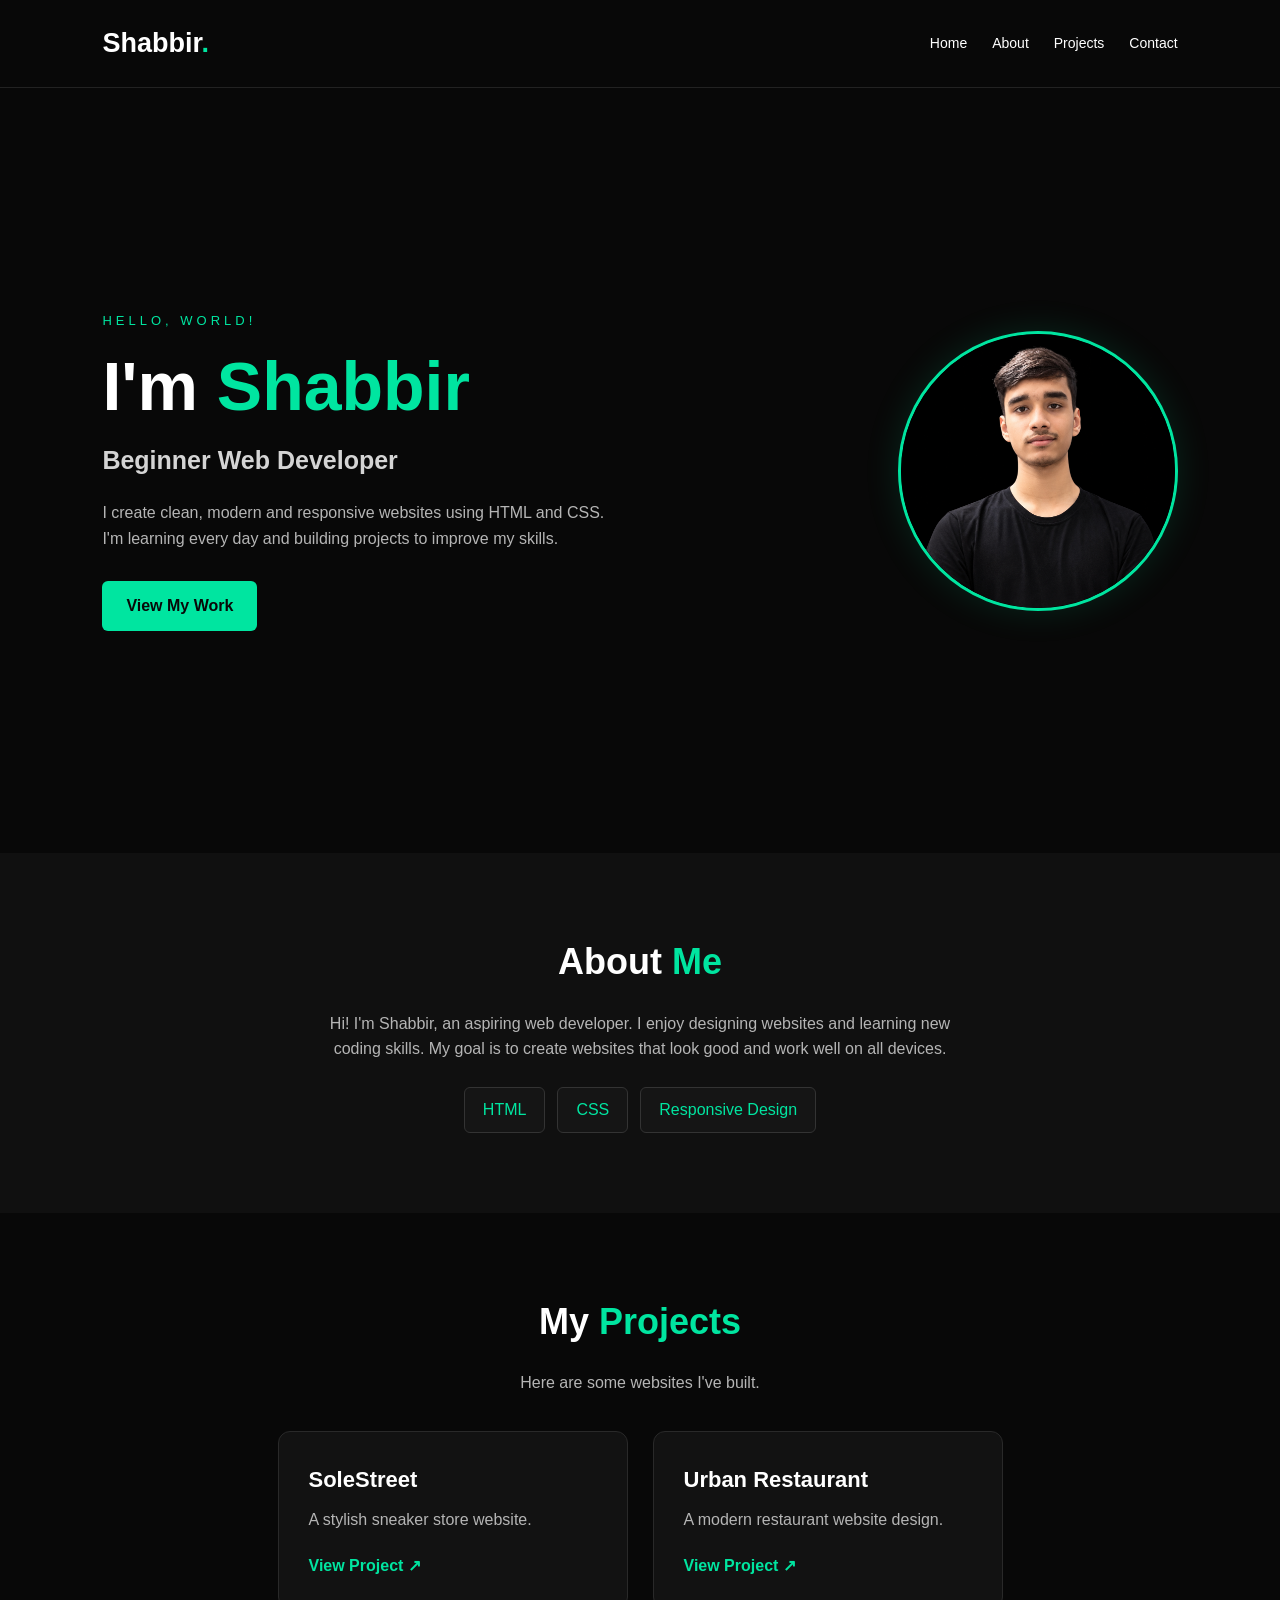
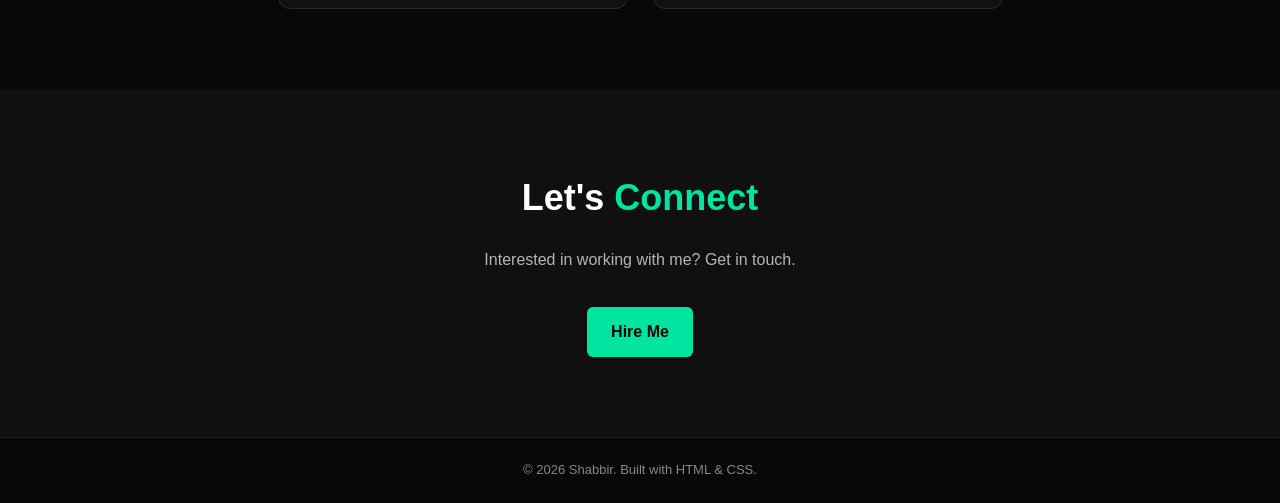
<file: index.html>
<!DOCTYPE html>
<html lang="en">
<head>
    <meta charset="UTF-8">
    <meta name="viewport" content="width=device-width, initial-scale=1.0">
    <title>Shabbir | Web Developer</title>
    <link rel="stylesheet" href="style.css">
</head>
<body>

    <header>
        <a href="#" class="logo">Shabbir<span>.</span></a>

        <nav>
            <a href="#home">Home</a>
            <a href="#about">About</a>
            <a href="#projects">Projects</a>
            <a href="#contact">Contact</a>
        </nav>
    </header>

    <section class="hero" id="home">
        <div class="hero-text">
            <p class="tag">HELLO, WORLD!</p>
            <h1>I'm <span>Shabbir</span></h1>
            <h2>Beginner Web Developer</h2>

            <p>
                I create clean, modern and responsive websites
                using HTML and CSS. I'm learning every day
                and building projects to improve my skills.
            </p>

            <a href="#projects" class="btn">View My Work</a>
        </div>

        <div class="hero-image">
            <img src="my-photo.jpg.png" alt="Shabbir's profile photo">
        </div>
    </section>

    <section class="about" id="about">
        <h2>About <span>Me</span></h2>
        <p>
            Hi! I'm Shabbir, an aspiring web developer.
            I enjoy designing websites and learning new
            coding skills. My goal is to create websites
            that look good and work well on all devices.
        </p>

        <div class="skills">
            <span>HTML</span>
            <span>CSS</span>
            <span>Responsive Design</span>
        </div>
    </section>

    <section class="projects" id="projects">
        <h2>My <span>Projects</span></h2>
        <p class="section-text">Here are some websites I've built.</p>

        <div class="project-container">

            <div class="project-card">
                <h3>SoleStreet</h3>
                <p>A stylish sneaker store website.</p>
                <a href="projects/sneakers-store/index.html"
                   target="_blank">View Project ↗</a>
            </div>

            <div class="project-card">
                <h3>Urban Restaurant</h3>
                <p>A modern restaurant website design.</p>
                <a href="projects/urban-restaurant/index.html"
                   target="_blank">View Project ↗</a>
            </div>

        </div>
    </section>

    <section class="contact" id="contact">
        <h2>Let's <span>Connect</span></h2>
        <p>Interested in working with me? Get in touch.</p>
        
<a href="https://mail.google.com/mail/?view=cm&fs=1&to=shabbiraliasghar410@gmail.com"
   class="btn" target="_blank">
    Hire Me
</a>

        
        </a>
    </section>

    <footer>
        <p>© 2026 Shabbir. Built with HTML & CSS.</p>
    </footer>

</body>
</html>
</file>
<file: style.css>
* {
    margin: 0;
    padding: 0;
    box-sizing: border-box;
}

html {
    scroll-behavior: smooth;
}

:root {
    --accent: #00e5a0;
    --muted: #b5b5b5;
}

body {
    background: #080808;
    color: #ffffff;
    font-family: Arial, sans-serif;
    line-height: 1.6;
}

/* HEADER */

header {
    display: flex;
    justify-content: space-between;
    align-items: center;
    padding: 22px 8%;
    background: #080808;
    border-bottom: 1px solid #222;
}

.logo {
    color: white;
    font-size: 27px;
    font-weight: bold;
    text-decoration: none;
}

.logo span {
    color: var(--accent);
}

nav {
    display: flex;
    gap: 25px;
}

nav a {
    color: white;
    text-decoration: none;
    font-size: 14px;
    transition: color 0.3s;
}

nav a:hover {
    color: var(--accent);
}

/* HERO SECTION */

.hero {
    min-height: 85vh;
    padding: 80px 8%;
    display: flex;
    align-items: center;
    justify-content: space-between;
    gap: 50px;
}

.hero-text {
    max-width: 600px;
}

.tag {
    color: var(--accent);
    letter-spacing: 4px;
    font-size: 13px;
    margin-bottom: 15px;
}

.hero h1 {
    font-size: clamp(42px, 6vw, 68px);
    line-height: 1.2;
}

.hero h1 span {
    color: var(--accent);
}

.hero h2 {
    font-size: 25px;
    margin: 12px 0;
    color: #d4d4d4;
}

.hero-text > p:not(.tag) {
    color: var(--muted);
    margin: 20px 0 30px;
    max-width: 520px;
}

/* PROFILE PICTURE */

.hero-image {
    width: 280px;
    height: 280px;
    flex-shrink: 0;
    border-radius: 50%;
    overflow: hidden;
    background: #000000;
    border: 3px solid var(--accent);
    box-shadow: 0 0 35px #00e5a022;
}

.hero-image img {
    width: 100%;
    height: 100%;
    object-fit: cover;
   object-position: center top;
    display: block;
    border-radius: 50%;
}

/* BUTTON */

.btn {
    display: inline-block;
    padding: 12px 24px;
    border-radius: 6px;
    background: var(--accent);
    color: #080808;
    text-decoration: none;
    font-weight: bold;
    transition: 0.3s;
}

.btn:hover {
    transform: translateY(-3px);
    background: #ffffff;
}

/* ABOUT SECTION */

.about,
.projects,
.contact {
    padding: 80px 8%;
    text-align: center;
}

.about {
    background: #101010;
}

.about h2,
.projects h2,
.contact h2 {
    font-size: 36px;
    margin-bottom: 20px;
}

.about h2 span,
.projects h2 span,
.contact h2 span {
    color: var(--accent);
}

.about > p,
.contact > p {
    max-width: 650px;
    margin: 0 auto 25px;
    color: var(--muted);
}

/* SKILLS */

.skills {
    display: flex;
    justify-content: center;
    flex-wrap: wrap;
    gap: 12px;
    margin-top: 25px;
}

.skills span {
    padding: 9px 18px;
    border: 1px solid #333;
    border-radius: 6px;
    color: var(--accent);
    background: #151515;
}

/* PROJECTS */

.section-text {
    color: var(--muted);
    margin-bottom: 35px;
}

.project-container {
    display: flex;
    justify-content: center;
    flex-wrap: wrap;
    gap: 25px;
}

.project-card {
    background: #121212;
    border: 1px solid #292929;
    border-radius: 12px;
    padding: 30px;
    width: 100%;
    max-width: 350px;
    text-align: left;
    transition: 0.3s;
}

.project-card:hover {
    transform: translateY(-6px);
    border-color: var(--accent);
}

.project-card h3 {
    font-size: 22px;
    margin-bottom: 10px;
}

.project-card p {
    color: var(--muted);
    margin-bottom: 20px;
}

.project-card a {
    color: var(--accent);
    text-decoration: none;
    font-weight: bold;
}

.project-card a:hover {
    text-decoration: underline;
}

/* CONTACT */

.contact {
    background: #101010;
}

.contact .btn {
    margin-top: 10px;
}

/* FOOTER */

footer {
    padding: 22px;
    text-align: center;
    color: #888;
    border-top: 1px solid #222;
    font-size: 13px;
}

/* MOBILE RESPONSIVE */

@media (max-width: 700px) {
    header {
        padding: 18px 5%;
        flex-direction: column;
        gap: 15px;
    }

    nav {
        gap: 15px;
        flex-wrap: wrap;
        justify-content: center;
    }

    .hero {
        padding: 60px 6%;
        flex-direction: column-reverse;
        text-align: center;
        gap: 35px;
    }

    .hero-image {
        width: 220px;
        height: 220px;
    }

    .hero-text > p:not(.tag) {
        margin-left: auto;
        margin-right: auto;
    }

    .about,
    .projects,
    .contact {
        padding: 60px 6%;
    }
}
</file>
